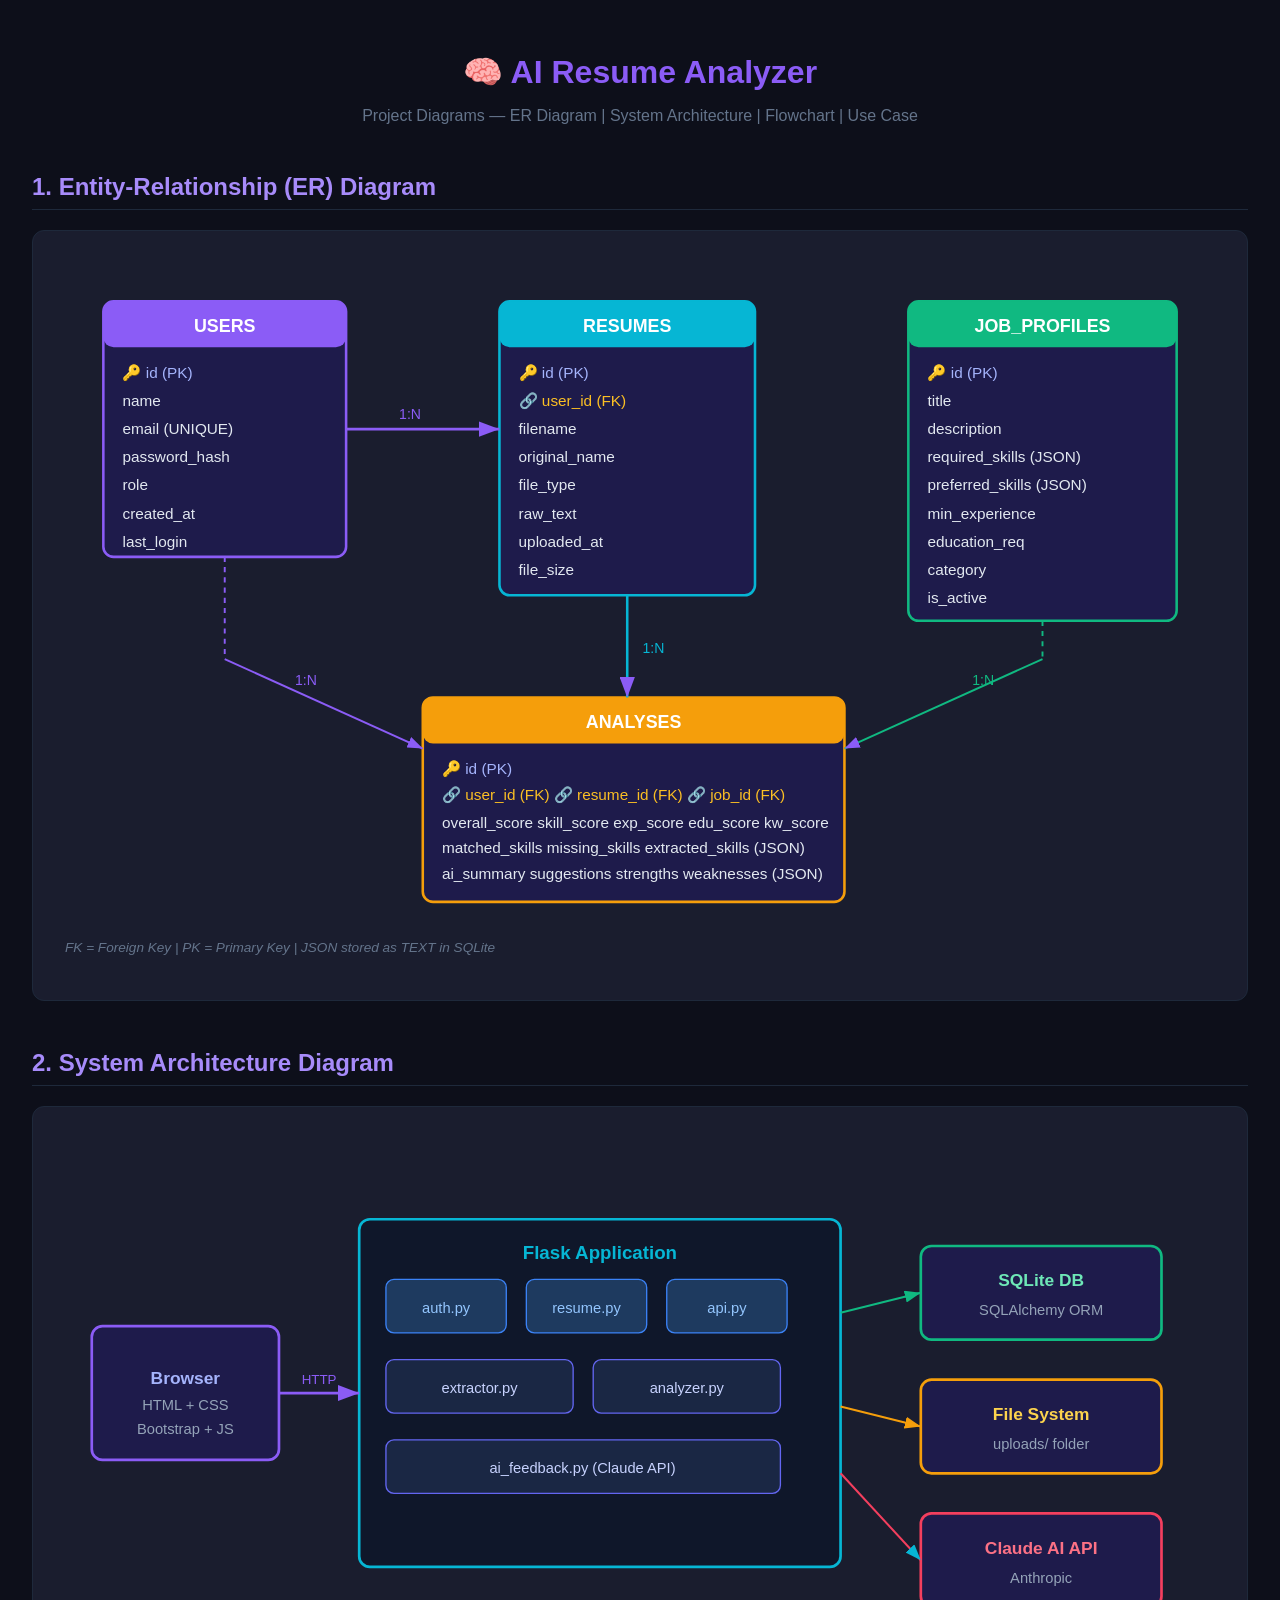
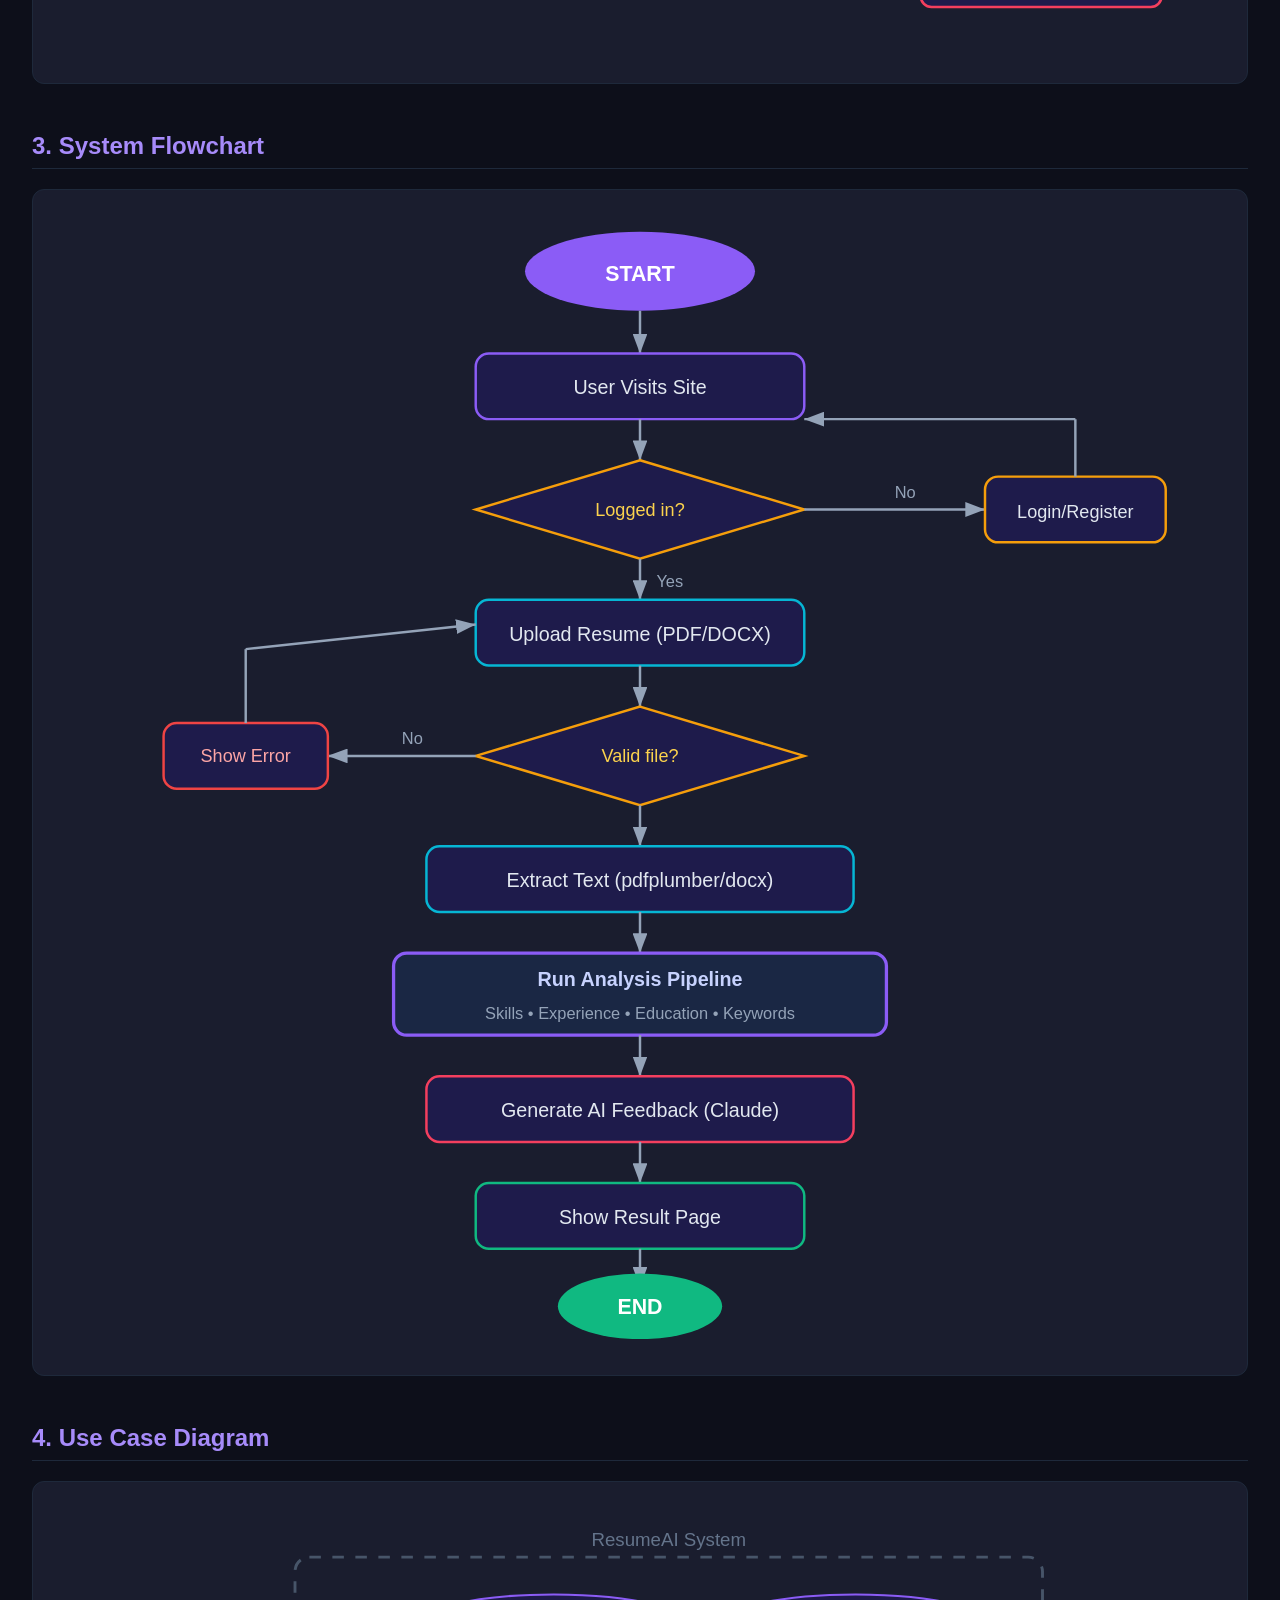
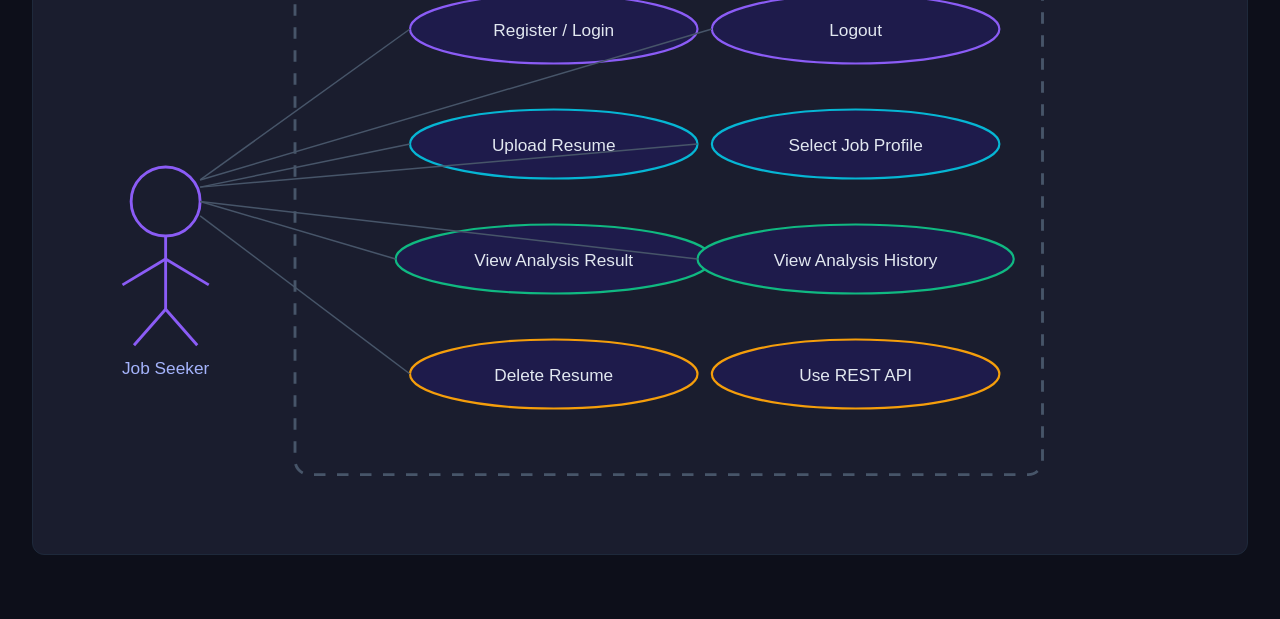
<file: docs/diagrams.html>
<!DOCTYPE html>
<html lang="en">
<head>
<meta charset="UTF-8">
<meta name="viewport" content="width=device-width, initial-scale=1.0">
<title>AI Resume Analyzer - Project Diagrams</title>
<style>
  body { font-family: 'Segoe UI', sans-serif; background: #0d0f1a; color: #f1f5f9; margin: 0; padding: 2rem; }
  h1 { text-align: center; color: #8b5cf6; margin-bottom: 0.5rem; }
  .subtitle { text-align: center; color: #64748b; margin-bottom: 3rem; }
  h2 { color: #a78bfa; border-bottom: 1px solid #1e293b; padding-bottom: 0.5rem; margin-top: 3rem; }
  .diagram-box {
    background: #1a1d2e;
    border: 1px solid #1e293b;
    border-radius: 12px;
    padding: 2rem;
    margin-bottom: 2rem;
    overflow-x: auto;
  }
  svg text { font-family: 'Segoe UI', sans-serif; }
  .note { color: #64748b; font-size: 0.85rem; margin-top: 0.5rem; font-style: italic; }
</style>
</head>
<body>

<h1>🧠 AI Resume Analyzer</h1>
<p class="subtitle">Project Diagrams — ER Diagram | System Architecture | Flowchart | Use Case</p>

<!-- ER DIAGRAM -->
<h2>1. Entity-Relationship (ER) Diagram</h2>
<div class="diagram-box">
<svg viewBox="0 0 900 520" xmlns="http://www.w3.org/2000/svg" width="100%">
  <defs>
    <marker id="arrow" markerWidth="8" markerHeight="6" refX="8" refY="3" orient="auto">
      <polygon points="0 0, 8 3, 0 6" fill="#8b5cf6"/>
    </marker>
  </defs>

  <!-- USERS entity -->
  <rect x="30" y="30" width="190" height="200" rx="8" fill="#1e1b4b" stroke="#8b5cf6" stroke-width="2"/>
  <rect x="30" y="30" width="190" height="36" rx="8" fill="#8b5cf6"/>
  <text x="125" y="54" text-anchor="middle" fill="white" font-weight="bold" font-size="14">USERS</text>
  <text x="45" y="90" fill="#a5b4fc" font-size="12">🔑 id (PK)</text>
  <text x="45" y="112" fill="#e2e8f0" font-size="12">name</text>
  <text x="45" y="134" fill="#e2e8f0" font-size="12">email (UNIQUE)</text>
  <text x="45" y="156" fill="#e2e8f0" font-size="12">password_hash</text>
  <text x="45" y="178" fill="#e2e8f0" font-size="12">role</text>
  <text x="45" y="200" fill="#e2e8f0" font-size="12">created_at</text>
  <text x="45" y="222" fill="#e2e8f0" font-size="12">last_login</text>

  <!-- RESUMES entity -->
  <rect x="340" y="30" width="200" height="230" rx="8" fill="#1e1b4b" stroke="#06b6d4" stroke-width="2"/>
  <rect x="340" y="30" width="200" height="36" rx="8" fill="#06b6d4"/>
  <text x="440" y="54" text-anchor="middle" fill="white" font-weight="bold" font-size="14">RESUMES</text>
  <text x="355" y="90" fill="#a5b4fc" font-size="12">🔑 id (PK)</text>
  <text x="355" y="112" fill="#fbbf24" font-size="12">🔗 user_id (FK)</text>
  <text x="355" y="134" fill="#e2e8f0" font-size="12">filename</text>
  <text x="355" y="156" fill="#e2e8f0" font-size="12">original_name</text>
  <text x="355" y="178" fill="#e2e8f0" font-size="12">file_type</text>
  <text x="355" y="200" fill="#e2e8f0" font-size="12">raw_text</text>
  <text x="355" y="222" fill="#e2e8f0" font-size="12">uploaded_at</text>
  <text x="355" y="244" fill="#e2e8f0" font-size="12">file_size</text>

  <!-- JOB_PROFILES entity -->
  <rect x="660" y="30" width="210" height="250" rx="8" fill="#1e1b4b" stroke="#10b981" stroke-width="2"/>
  <rect x="660" y="30" width="210" height="36" rx="8" fill="#10b981"/>
  <text x="765" y="54" text-anchor="middle" fill="white" font-weight="bold" font-size="14">JOB_PROFILES</text>
  <text x="675" y="90" fill="#a5b4fc" font-size="12">🔑 id (PK)</text>
  <text x="675" y="112" fill="#e2e8f0" font-size="12">title</text>
  <text x="675" y="134" fill="#e2e8f0" font-size="12">description</text>
  <text x="675" y="156" fill="#e2e8f0" font-size="12">required_skills (JSON)</text>
  <text x="675" y="178" fill="#e2e8f0" font-size="12">preferred_skills (JSON)</text>
  <text x="675" y="200" fill="#e2e8f0" font-size="12">min_experience</text>
  <text x="675" y="222" fill="#e2e8f0" font-size="12">education_req</text>
  <text x="675" y="244" fill="#e2e8f0" font-size="12">category</text>
  <text x="675" y="266" fill="#e2e8f0" font-size="12">is_active</text>

  <!-- ANALYSES entity -->
  <rect x="280" y="340" width="330" height="160" rx="8" fill="#1e1b4b" stroke="#f59e0b" stroke-width="2"/>
  <rect x="280" y="340" width="330" height="36" rx="8" fill="#f59e0b"/>
  <text x="445" y="364" text-anchor="middle" fill="white" font-weight="bold" font-size="14">ANALYSES</text>
  <text x="295" y="400" fill="#a5b4fc" font-size="12">🔑 id (PK)</text>
  <text x="295" y="420" fill="#fbbf24" font-size="12">🔗 user_id (FK)   🔗 resume_id (FK)   🔗 job_id (FK)</text>
  <text x="295" y="442" fill="#e2e8f0" font-size="12">overall_score   skill_score   exp_score   edu_score   kw_score</text>
  <text x="295" y="462" fill="#e2e8f0" font-size="12">matched_skills   missing_skills   extracted_skills (JSON)</text>
  <text x="295" y="482" fill="#e2e8f0" font-size="12">ai_summary   suggestions   strengths   weaknesses (JSON)</text>

  <!-- Relationships -->
  <!-- Users → Resumes (1:N) -->
  <line x1="220" y1="130" x2="340" y2="130" stroke="#8b5cf6" stroke-width="2" marker-end="url(#arrow)"/>
  <text x="270" y="122" fill="#8b5cf6" font-size="11" text-anchor="middle">1:N</text>

  <!-- Users → Analyses (1:N) -->
  <line x1="125" y1="230" x2="125" y2="310" stroke="#8b5cf6" stroke-width="1.5" stroke-dasharray="4"/>
  <line x1="125" y1="310" x2="280" y2="380" stroke="#8b5cf6" stroke-width="1.5" marker-end="url(#arrow)"/>
  <text x="180" y="330" fill="#8b5cf6" font-size="11">1:N</text>

  <!-- Resumes → Analyses (1:N) -->
  <line x1="440" y1="260" x2="440" y2="340" stroke="#06b6d4" stroke-width="2" marker-end="url(#arrow)"/>
  <text x="452" y="305" fill="#06b6d4" font-size="11">1:N</text>

  <!-- JobProfiles → Analyses (1:N) -->
  <line x1="765" y1="280" x2="765" y2="310" stroke="#10b981" stroke-width="1.5" stroke-dasharray="4"/>
  <line x1="765" y1="310" x2="610" y2="380" stroke="#10b981" stroke-width="1.5" marker-end="url(#arrow)"/>
  <text x="710" y="330" fill="#10b981" font-size="11">1:N</text>
</svg>
<p class="note">FK = Foreign Key | PK = Primary Key | JSON stored as TEXT in SQLite</p>
</div>

<!-- SYSTEM ARCHITECTURE -->
<h2>2. System Architecture Diagram</h2>
<div class="diagram-box">
<svg viewBox="0 0 860 380" xmlns="http://www.w3.org/2000/svg" width="100%">
  <!-- Client -->
  <rect x="20" y="140" width="140" height="100" rx="8" fill="#1e1b4b" stroke="#8b5cf6" stroke-width="2"/>
  <text x="90" y="183" text-anchor="middle" fill="#a5b4fc" font-size="13" font-weight="bold">Browser</text>
  <text x="90" y="203" text-anchor="middle" fill="#94a3b8" font-size="11">HTML + CSS</text>
  <text x="90" y="221" text-anchor="middle" fill="#94a3b8" font-size="11">Bootstrap + JS</text>

  <!-- Flask App -->
  <rect x="220" y="60" width="360" height="260" rx="8" fill="#0f172a" stroke="#06b6d4" stroke-width="2"/>
  <text x="400" y="90" text-anchor="middle" fill="#06b6d4" font-size="14" font-weight="bold">Flask Application</text>

  <rect x="240" y="105" width="90" height="40" rx="6" fill="#1e3a5f" stroke="#3b82f6" stroke-width="1"/>
  <text x="285" y="130" text-anchor="middle" fill="#93c5fd" font-size="11">auth.py</text>

  <rect x="345" y="105" width="90" height="40" rx="6" fill="#1e3a5f" stroke="#3b82f6" stroke-width="1"/>
  <text x="390" y="130" text-anchor="middle" fill="#93c5fd" font-size="11">resume.py</text>

  <rect x="450" y="105" width="90" height="40" rx="6" fill="#1e3a5f" stroke="#3b82f6" stroke-width="1"/>
  <text x="495" y="130" text-anchor="middle" fill="#93c5fd" font-size="11">api.py</text>

  <rect x="240" y="165" width="140" height="40" rx="6" fill="#1a2744" stroke="#6366f1" stroke-width="1"/>
  <text x="310" y="190" text-anchor="middle" fill="#c7d2fe" font-size="11">extractor.py</text>

  <rect x="395" y="165" width="140" height="40" rx="6" fill="#1a2744" stroke="#6366f1" stroke-width="1"/>
  <text x="465" y="190" text-anchor="middle" fill="#c7d2fe" font-size="11">analyzer.py</text>

  <rect x="240" y="225" width="295" height="40" rx="6" fill="#1a2744" stroke="#6366f1" stroke-width="1"/>
  <text x="387" y="250" text-anchor="middle" fill="#c7d2fe" font-size="11">ai_feedback.py (Claude API)</text>

  <!-- Connections from browser to flask -->
  <line x1="160" y1="190" x2="220" y2="190" stroke="#8b5cf6" stroke-width="2" marker-end="url(#arrow2)"/>
  <text x="190" y="183" text-anchor="middle" fill="#8b5cf6" font-size="10">HTTP</text>

  <defs>
    <marker id="arrow2" markerWidth="8" markerHeight="6" refX="8" refY="3" orient="auto">
      <polygon points="0 0, 8 3, 0 6" fill="#8b5cf6"/>
    </marker>
    <marker id="arrow3" markerWidth="8" markerHeight="6" refX="8" refY="3" orient="auto">
      <polygon points="0 0, 8 3, 0 6" fill="#10b981"/>
    </marker>
    <marker id="arrow4" markerWidth="8" markerHeight="6" refX="8" refY="3" orient="auto">
      <polygon points="0 0, 8 3, 0 6" fill="#f59e0b"/>
    </marker>
    <marker id="arrow5" markerWidth="8" markerHeight="6" refX="8" refY="3" orient="auto">
      <polygon points="0 0, 8 3, 0 6" fill="#06b6d4"/>
    </marker>
  </defs>

  <!-- SQLite -->
  <rect x="640" y="80" width="180" height="70" rx="8" fill="#1e1b4b" stroke="#10b981" stroke-width="2"/>
  <text x="730" y="110" text-anchor="middle" fill="#6ee7b7" font-size="13" font-weight="bold">SQLite DB</text>
  <text x="730" y="132" text-anchor="middle" fill="#94a3b8" font-size="11">SQLAlchemy ORM</text>

  <!-- File System -->
  <rect x="640" y="180" width="180" height="70" rx="8" fill="#1e1b4b" stroke="#f59e0b" stroke-width="2"/>
  <text x="730" y="210" text-anchor="middle" fill="#fcd34d" font-size="13" font-weight="bold">File System</text>
  <text x="730" y="232" text-anchor="middle" fill="#94a3b8" font-size="11">uploads/ folder</text>

  <!-- Claude AI -->
  <rect x="640" y="280" width="180" height="70" rx="8" fill="#1e1b4b" stroke="#f43f5e" stroke-width="2"/>
  <text x="730" y="310" text-anchor="middle" fill="#fb7185" font-size="13" font-weight="bold">Claude AI API</text>
  <text x="730" y="332" text-anchor="middle" fill="#94a3b8" font-size="11">Anthropic</text>

  <!-- Arrows Flask → backends -->
  <line x1="580" y1="130" x2="640" y2="115" stroke="#10b981" stroke-width="1.5" marker-end="url(#arrow3)"/>
  <line x1="580" y1="200" x2="640" y2="215" stroke="#f59e0b" stroke-width="1.5" marker-end="url(#arrow4)"/>
  <line x1="580" y1="250" x2="640" y2="315" stroke="#f43f5e" stroke-width="1.5" marker-end="url(#arrow5)"/>
</svg>
</div>

<!-- FLOWCHART -->
<h2>3. System Flowchart</h2>
<div class="diagram-box">
<svg viewBox="0 0 700 680" xmlns="http://www.w3.org/2000/svg" width="100%">
  <defs>
    <marker id="fa" markerWidth="8" markerHeight="6" refX="8" refY="3" orient="auto">
      <polygon points="0 0, 8 3, 0 6" fill="#94a3b8"/>
    </marker>
  </defs>

  <!-- START -->
  <ellipse cx="350" cy="30" rx="70" ry="24" fill="#8b5cf6"/>
  <text x="350" y="36" text-anchor="middle" fill="white" font-weight="bold" font-size="13">START</text>
  <line x1="350" y1="54" x2="350" y2="80" stroke="#94a3b8" stroke-width="1.5" marker-end="url(#fa)"/>

  <!-- Visit Site -->
  <rect x="250" y="80" width="200" height="40" rx="8" fill="#1e1b4b" stroke="#8b5cf6" stroke-width="1.5"/>
  <text x="350" y="105" text-anchor="middle" fill="#e2e8f0" font-size="12">User Visits Site</text>
  <line x1="350" y1="120" x2="350" y2="145" stroke="#94a3b8" stroke-width="1.5" marker-end="url(#fa)"/>

  <!-- Auth check diamond -->
  <polygon points="350,145 450,175 350,205 250,175" fill="#1e1b4b" stroke="#f59e0b" stroke-width="1.5"/>
  <text x="350" y="179" text-anchor="middle" fill="#fcd34d" font-size="11">Logged in?</text>

  <!-- No → Login -->
  <line x1="450" y1="175" x2="560" y2="175" stroke="#94a3b8" stroke-width="1.5" marker-end="url(#fa)"/>
  <text x="505" y="168" fill="#94a3b8" font-size="10">No</text>
  <rect x="560" y="155" width="110" height="40" rx="8" fill="#1e1b4b" stroke="#f59e0b" stroke-width="1.5"/>
  <text x="615" y="180" text-anchor="middle" fill="#e2e8f0" font-size="11">Login/Register</text>
  <line x1="615" y1="155" x2="615" y2="120" stroke="#94a3b8" stroke-width="1.5"/>
  <line x1="615" y1="120" x2="450" y2="120" stroke="#94a3b8" stroke-width="1.5" marker-end="url(#fa)"/>

  <!-- Yes → Upload -->
  <line x1="350" y1="205" x2="350" y2="230" stroke="#94a3b8" stroke-width="1.5" marker-end="url(#fa)"/>
  <text x="360" y="222" fill="#94a3b8" font-size="10">Yes</text>

  <!-- Upload Resume -->
  <rect x="250" y="230" width="200" height="40" rx="8" fill="#1e1b4b" stroke="#06b6d4" stroke-width="1.5"/>
  <text x="350" y="255" text-anchor="middle" fill="#e2e8f0" font-size="12">Upload Resume (PDF/DOCX)</text>
  <line x1="350" y1="270" x2="350" y2="295" stroke="#94a3b8" stroke-width="1.5" marker-end="url(#fa)"/>

  <!-- Valid file? -->
  <polygon points="350,295 450,325 350,355 250,325" fill="#1e1b4b" stroke="#f59e0b" stroke-width="1.5"/>
  <text x="350" y="329" text-anchor="middle" fill="#fcd34d" font-size="11">Valid file?</text>

  <!-- No → error -->
  <line x1="250" y1="325" x2="160" y2="325" stroke="#94a3b8" stroke-width="1.5" marker-end="url(#fa)"/>
  <text x="205" y="318" fill="#94a3b8" font-size="10">No</text>
  <rect x="60" y="305" width="100" height="40" rx="8" fill="#1e1b4b" stroke="#ef4444" stroke-width="1.5"/>
  <text x="110" y="329" text-anchor="middle" fill="#fca5a5" font-size="11">Show Error</text>
  <line x1="110" y1="305" x2="110" y2="260" stroke="#94a3b8" stroke-width="1.5"/>
  <line x1="110" y1="260" x2="250" y2="245" stroke="#94a3b8" stroke-width="1.5" marker-end="url(#fa)"/>

  <!-- Yes → Extract -->
  <line x1="350" y1="355" x2="350" y2="380" stroke="#94a3b8" stroke-width="1.5" marker-end="url(#fa)"/>

  <!-- Extract Text -->
  <rect x="220" y="380" width="260" height="40" rx="8" fill="#1e1b4b" stroke="#06b6d4" stroke-width="1.5"/>
  <text x="350" y="405" text-anchor="middle" fill="#e2e8f0" font-size="12">Extract Text (pdfplumber/docx)</text>
  <line x1="350" y1="420" x2="350" y2="445" stroke="#94a3b8" stroke-width="1.5" marker-end="url(#fa)"/>

  <!-- Run Analysis -->
  <rect x="200" y="445" width="300" height="50" rx="8" fill="#1a2744" stroke="#8b5cf6" stroke-width="2"/>
  <text x="350" y="465" text-anchor="middle" fill="#c7d2fe" font-size="12" font-weight="bold">Run Analysis Pipeline</text>
  <text x="350" y="485" text-anchor="middle" fill="#94a3b8" font-size="10">Skills • Experience • Education • Keywords</text>
  <line x1="350" y1="495" x2="350" y2="520" stroke="#94a3b8" stroke-width="1.5" marker-end="url(#fa)"/>

  <!-- Claude Feedback -->
  <rect x="220" y="520" width="260" height="40" rx="8" fill="#1e1b4b" stroke="#f43f5e" stroke-width="1.5"/>
  <text x="350" y="545" text-anchor="middle" fill="#e2e8f0" font-size="12">Generate AI Feedback (Claude)</text>
  <line x1="350" y1="560" x2="350" y2="585" stroke="#94a3b8" stroke-width="1.5" marker-end="url(#fa)"/>

  <!-- Show Result -->
  <rect x="250" y="585" width="200" height="40" rx="8" fill="#1e1b4b" stroke="#10b981" stroke-width="1.5"/>
  <text x="350" y="610" text-anchor="middle" fill="#e2e8f0" font-size="12">Show Result Page</text>
  <line x1="350" y1="625" x2="350" y2="648" stroke="#94a3b8" stroke-width="1.5" marker-end="url(#fa)"/>

  <!-- END -->
  <ellipse cx="350" cy="660" rx="50" ry="20" fill="#10b981"/>
  <text x="350" y="665" text-anchor="middle" fill="white" font-weight="bold" font-size="13">END</text>
</svg>
</div>

<!-- USE CASE DIAGRAM -->
<h2>4. Use Case Diagram</h2>
<div class="diagram-box">
<svg viewBox="0 0 800 420" xmlns="http://www.w3.org/2000/svg" width="100%">
  <!-- System boundary -->
  <rect x="160" y="30" width="520" height="360" rx="10" fill="none" stroke="#475569" stroke-width="2" stroke-dasharray="8"/>
  <text x="420" y="22" text-anchor="middle" fill="#64748b" font-size="13">ResumeAI System</text>

  <!-- Actor: Job Seeker -->
  <circle cx="70" cy="200" r="24" fill="none" stroke="#8b5cf6" stroke-width="2"/>
  <line x1="70" y1="224" x2="70" y2="275" stroke="#8b5cf6" stroke-width="2"/>
  <line x1="70" y1="240" x2="40" y2="258" stroke="#8b5cf6" stroke-width="2"/>
  <line x1="70" y1="240" x2="100" y2="258" stroke="#8b5cf6" stroke-width="2"/>
  <line x1="70" y1="275" x2="48" y2="300" stroke="#8b5cf6" stroke-width="2"/>
  <line x1="70" y1="275" x2="92" y2="300" stroke="#8b5cf6" stroke-width="2"/>
  <text x="70" y="320" text-anchor="middle" fill="#a5b4fc" font-size="12">Job Seeker</text>

  <!-- Use cases -->
  <ellipse cx="340" cy="80" rx="100" ry="24" fill="#1e1b4b" stroke="#8b5cf6" stroke-width="1.5"/>
  <text x="340" y="85" text-anchor="middle" fill="#e2e8f0" font-size="12">Register / Login</text>

  <ellipse cx="550" cy="80" rx="100" ry="24" fill="#1e1b4b" stroke="#8b5cf6" stroke-width="1.5"/>
  <text x="550" y="85" text-anchor="middle" fill="#e2e8f0" font-size="12">Logout</text>

  <ellipse cx="340" cy="160" rx="100" ry="24" fill="#1e1b4b" stroke="#06b6d4" stroke-width="1.5"/>
  <text x="340" y="165" text-anchor="middle" fill="#e2e8f0" font-size="12">Upload Resume</text>

  <ellipse cx="550" cy="160" rx="100" ry="24" fill="#1e1b4b" stroke="#06b6d4" stroke-width="1.5"/>
  <text x="550" y="165" text-anchor="middle" fill="#e2e8f0" font-size="12">Select Job Profile</text>

  <ellipse cx="340" cy="240" rx="110" ry="24" fill="#1e1b4b" stroke="#10b981" stroke-width="1.5"/>
  <text x="340" y="245" text-anchor="middle" fill="#e2e8f0" font-size="12">View Analysis Result</text>

  <ellipse cx="550" cy="240" rx="110" ry="24" fill="#1e1b4b" stroke="#10b981" stroke-width="1.5"/>
  <text x="550" y="245" text-anchor="middle" fill="#e2e8f0" font-size="12">View Analysis History</text>

  <ellipse cx="340" cy="320" rx="100" ry="24" fill="#1e1b4b" stroke="#f59e0b" stroke-width="1.5"/>
  <text x="340" y="325" text-anchor="middle" fill="#e2e8f0" font-size="12">Delete Resume</text>

  <ellipse cx="550" cy="320" rx="100" ry="24" fill="#1e1b4b" stroke="#f59e0b" stroke-width="1.5"/>
  <text x="550" y="325" text-anchor="middle" fill="#e2e8f0" font-size="12">Use REST API</text>

  <!-- Lines from actor to use cases -->
  <line x1="94" y1="185" x2="240" y2="80" stroke="#475569" stroke-width="1"/>
  <line x1="94" y1="190" x2="240" y2="160" stroke="#475569" stroke-width="1"/>
  <line x1="94" y1="200" x2="230" y2="240" stroke="#475569" stroke-width="1"/>
  <line x1="94" y1="210" x2="240" y2="320" stroke="#475569" stroke-width="1"/>
  <line x1="94" y1="185" x2="450" y2="80" stroke="#475569" stroke-width="1"/>
  <line x1="94" y1="190" x2="440" y2="160" stroke="#475569" stroke-width="1"/>
  <line x1="94" y1="200" x2="440" y2="240" stroke="#475569" stroke-width="1"/>
</svg>
</div>

</body>
</html>
</file>
